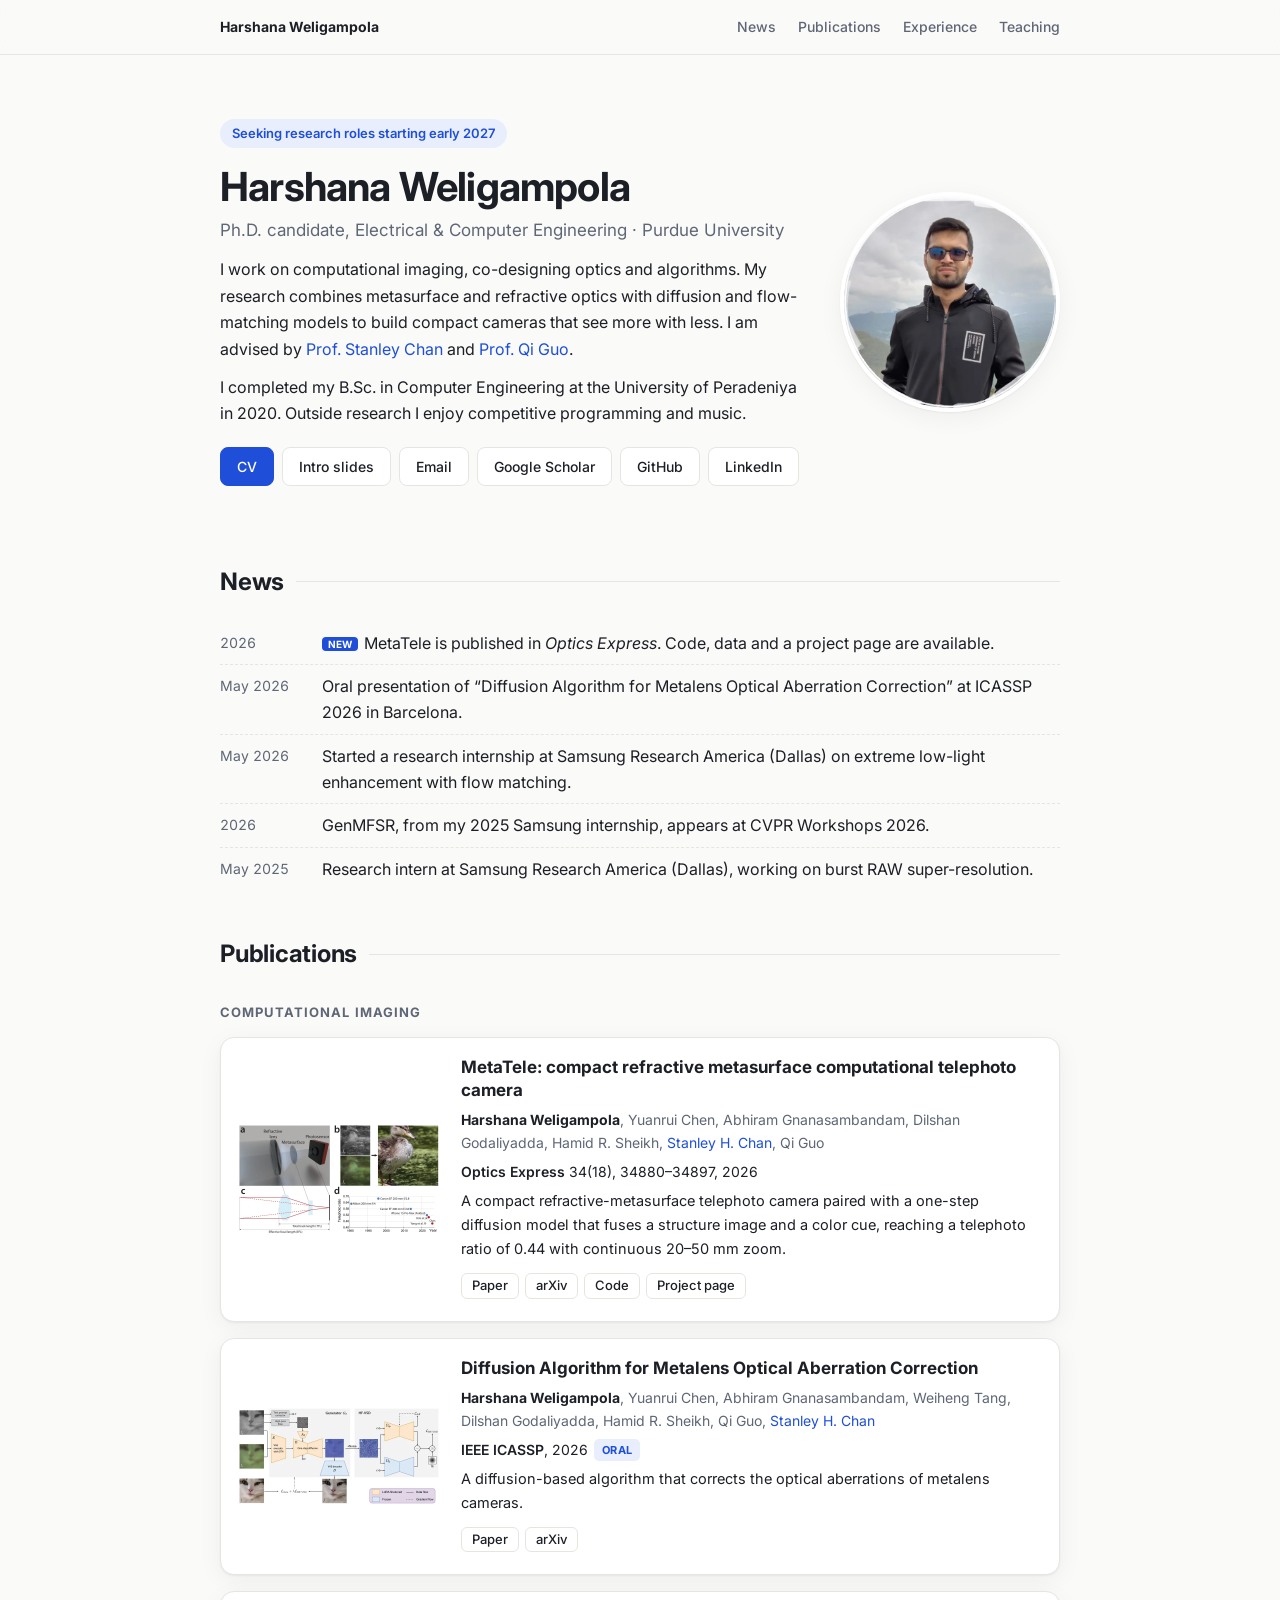
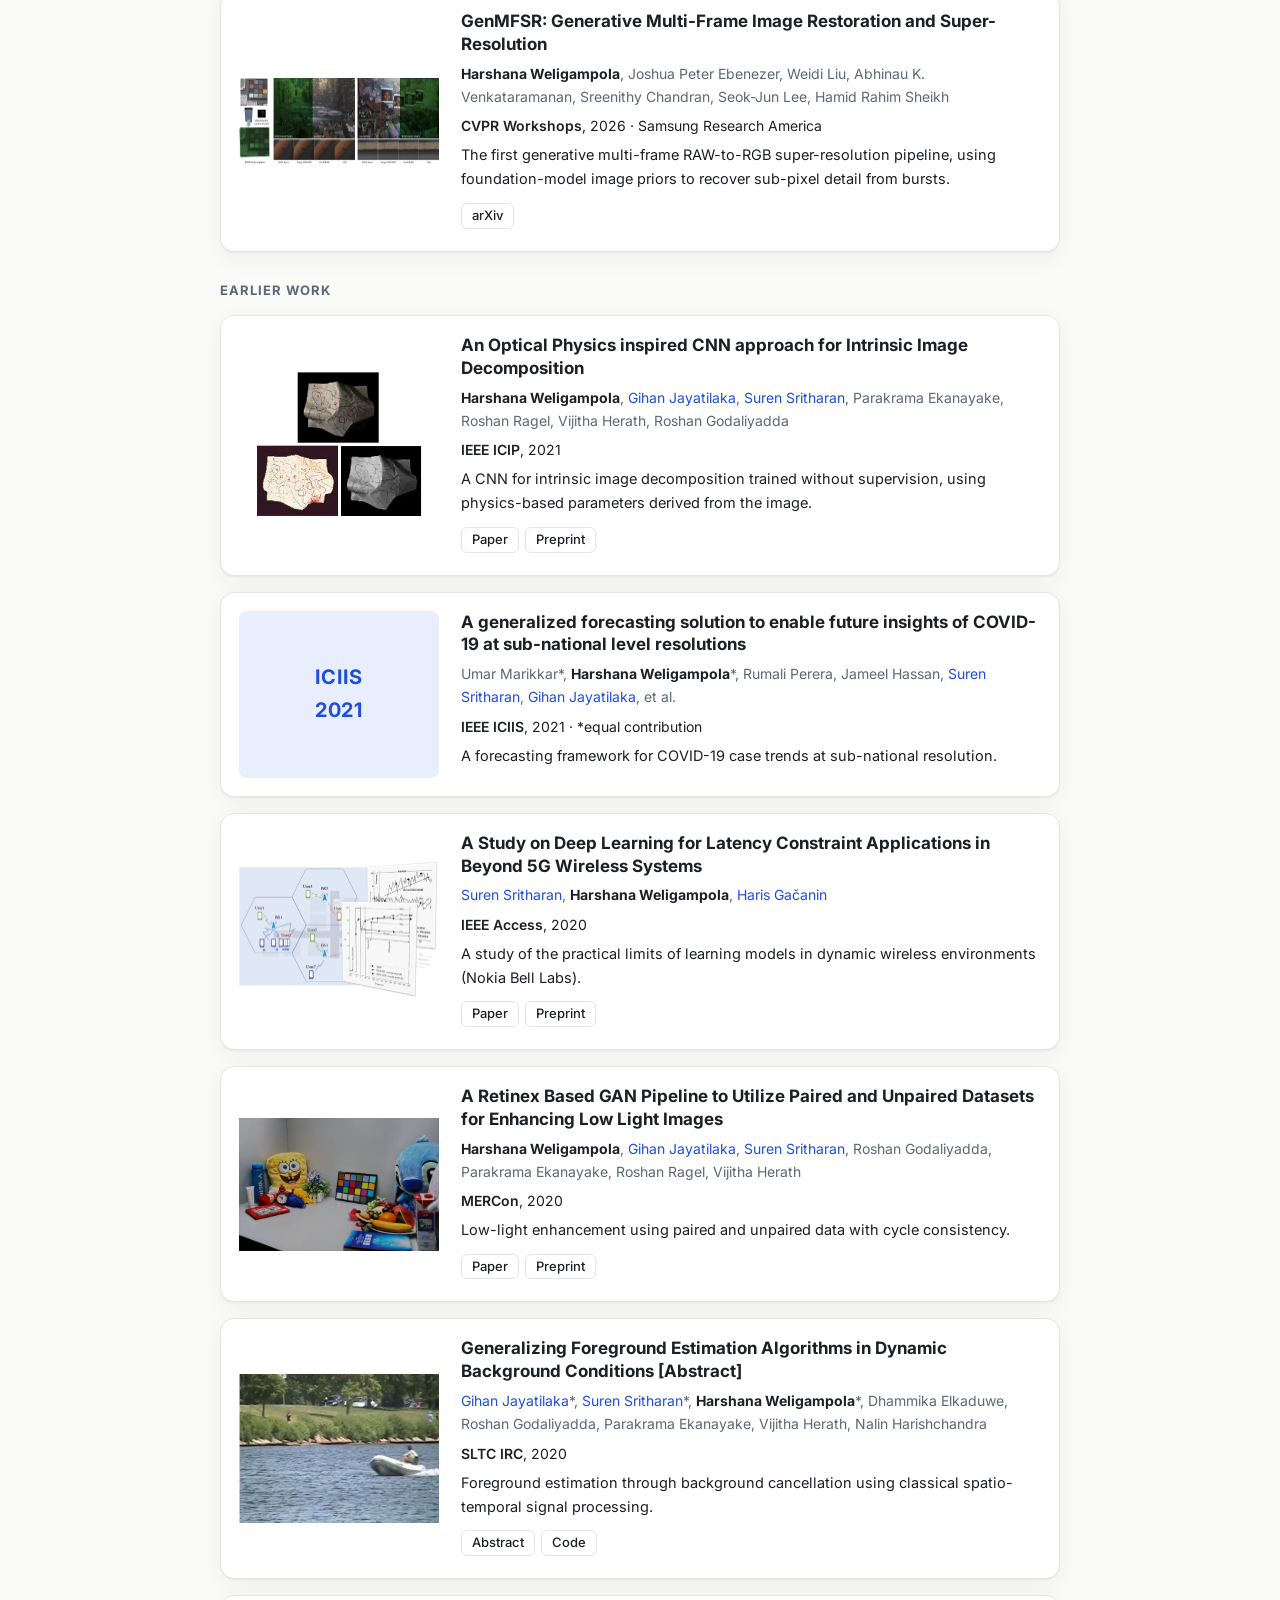
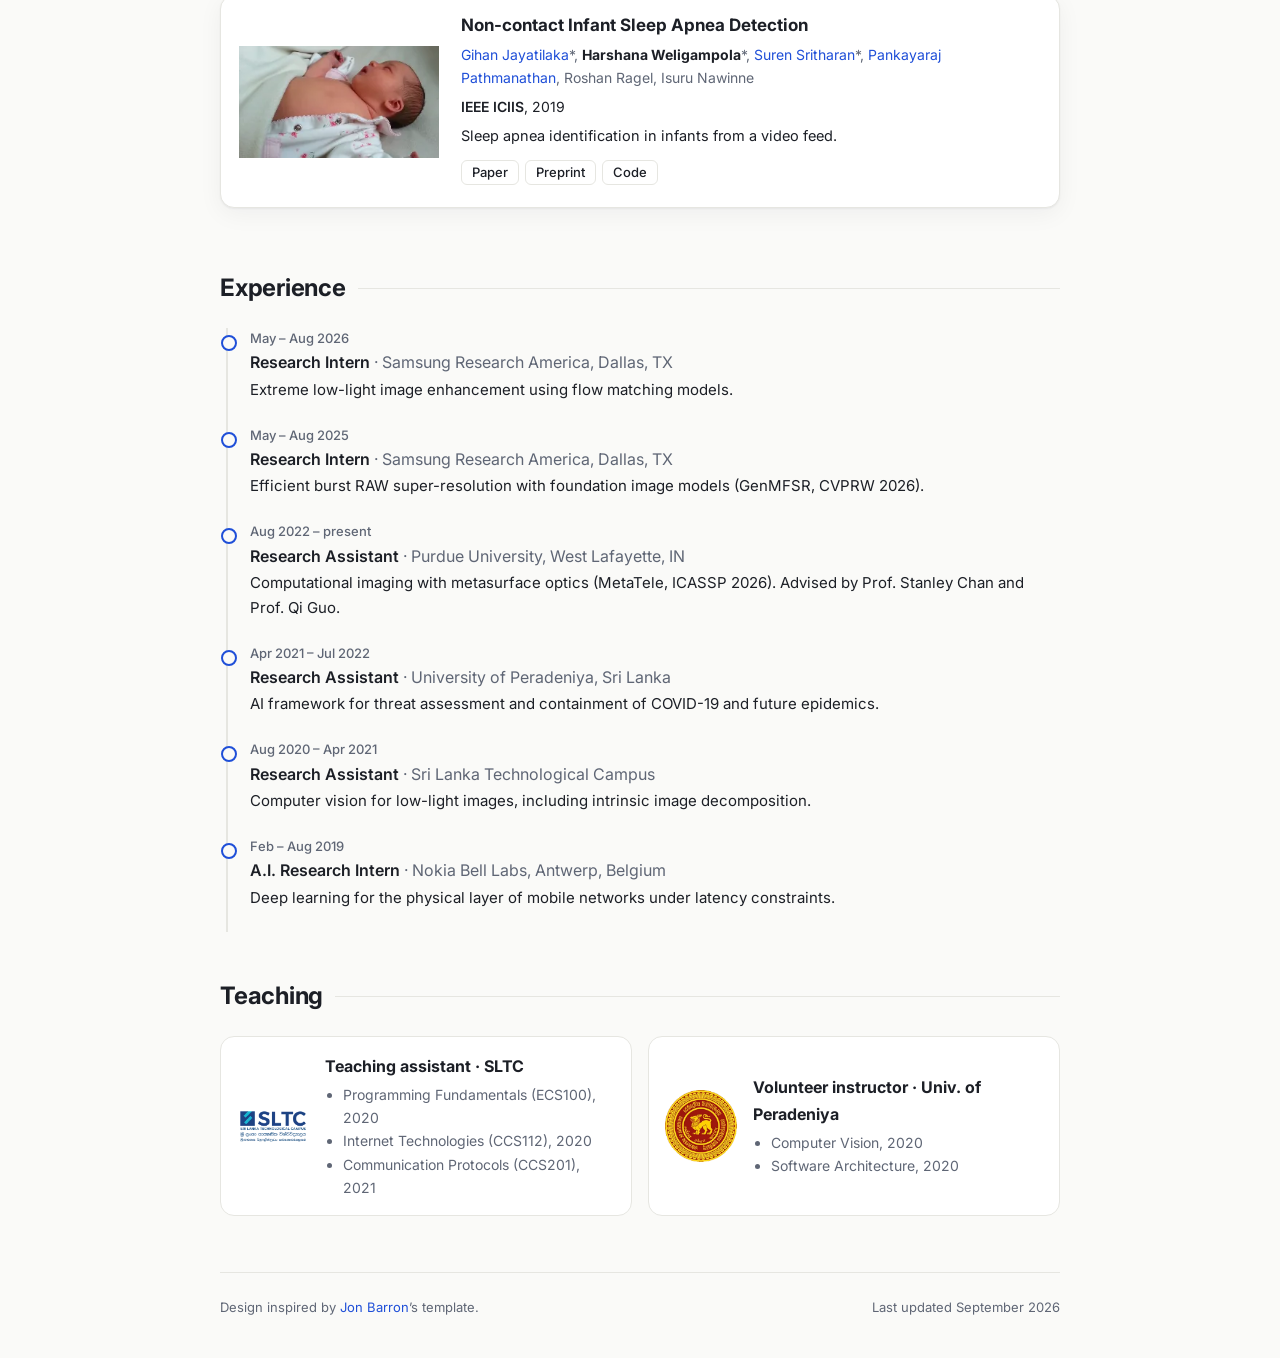
<file: index.html>
<!DOCTYPE html>
<html lang="en">
<head>
  <meta charset="UTF-8">
  <meta name="viewport" content="width=device-width, initial-scale=1">
  <title>Harshana Weligampola</title>
  <meta name="author" content="Harshana Weligampola">
  <meta name="description" content="Harshana Weligampola, Ph.D. candidate in Electrical and Computer Engineering at Purdue University working on computational imaging, metasurface optics and generative models.">
  <link rel="canonical" href="https://harshana95.github.io/">
  <link rel="icon" type="image/png" href="images/favicon.png">
  <link rel="apple-touch-icon" href="images/apple-touch-icon.png">
  <meta property="og:type" content="profile">
  <meta property="og:url" content="https://harshana95.github.io/">
  <meta property="og:title" content="Harshana Weligampola">
  <meta property="og:description" content="Ph.D. candidate at Purdue University working on computational imaging, metasurface optics and generative models.">
  <meta property="og:image" content="https://harshana95.github.io/images/harshana.jpg">
  <meta name="twitter:card" content="summary">
  <script type="application/ld+json">
  {
    "@context": "https://schema.org",
    "@type": "Person",
    "name": "Harshana Weligampola",
    "url": "https://harshana95.github.io/",
    "image": "https://harshana95.github.io/images/harshana.jpg",
    "jobTitle": "Ph.D. candidate",
    "affiliation": {"@type": "CollegeOrUniversity", "name": "Purdue University"},
    "alumniOf": {"@type": "CollegeOrUniversity", "name": "University of Peradeniya"},
    "knowsAbout": ["Computational imaging", "Metasurface optics", "Diffusion models", "Flow matching"],
    "sameAs": [
      "https://scholar.google.com/citations?user=iDfndVYAAAAJ",
      "https://github.com/harshana95",
      "https://www.linkedin.com/in/harshanasumedha/"
    ]
  }
  </script>
  <link rel="preconnect" href="https://fonts.googleapis.com">
  <link rel="preconnect" href="https://fonts.gstatic.com" crossorigin>
  <link href="https://fonts.googleapis.com/css2?family=Inter:wght@400;500;600;700&amp;display=swap" rel="stylesheet">
  <link rel="stylesheet" href="site.css">
</head>
<body>
<nav><div class="wrap">
  <a class="brand" href="#top">Harshana Weligampola</a>
  <a href="#news">News</a><a href="#publications">Publications</a><a href="#experience">Experience</a><a href="#teaching">Teaching</a>
</div></nav>

<main class="wrap" id="top">
  <header class="hero">
    <div>
      <a class="badge" href="mailto:wweligam@purdue.edu">Seeking research roles starting early 2027</a>
      <h1>Harshana Weligampola</h1>
      <p class="role">Ph.D. candidate, Electrical &amp; Computer Engineering · Purdue University</p>
      <p>I work on computational imaging, co-designing optics and algorithms. My research combines metasurface and refractive optics with diffusion and flow-matching models to build compact cameras that see more with less. I am advised by <a href="https://engineering.purdue.edu/ChanGroup/stanleychan.html">Prof. Stanley Chan</a> and <a href="https://www.qiguo.org/">Prof. Qi Guo</a>.</p>
      <p>I completed my B.Sc. in Computer Engineering at the University of Peradeniya in 2020. Outside research I enjoy competitive programming and music.</p>
      <div class="links">
        <a class="btn primary" href="data/CV.pdf">CV</a>
        <a class="btn" href="pitch.html">Intro slides</a>
        <a class="btn" href="mailto:wweligam@purdue.edu">Email</a>
        <a class="btn" href="https://scholar.google.com/citations?user=iDfndVYAAAAJ&amp;hl=en">Google Scholar</a>
        <a class="btn" href="https://github.com/harshana95/">GitHub</a>
        <a class="btn" href="https://www.linkedin.com/in/harshanasumedha/">LinkedIn</a>
      </div>
    </div>
    <img src="images/harshana_circle.webp" alt="Harshana Weligampola">
  </header>

  <section id="news">
    <h2>News</h2>
    <ul class="news">
      <li><span class="d">2026</span><span><span class="new">NEW</span>MetaTele is published in <em>Optics Express</em>. Code, data and a project page are available.</span></li>
      <li><span class="d">May 2026</span><span>Oral presentation of “Diffusion Algorithm for Metalens Optical Aberration Correction” at ICASSP 2026 in Barcelona.</span></li>
      <li><span class="d">May 2026</span><span>Started a research internship at Samsung Research America (Dallas) on extreme low-light enhancement with flow matching.</span></li>
      <li><span class="d">2026</span><span>GenMFSR, from my 2025 Samsung internship, appears at CVPR Workshops 2026.</span></li>
      <li><span class="d">May 2025</span><span>Research intern at Samsung Research America (Dallas), working on burst RAW super-resolution.</span></li>
    </ul>
  </section>

  <section id="publications">
    <h2>Publications</h2>
    <h3 class="sub">Computational imaging</h3>
      <article class="paper">
        <div class="thumb"><img src="images/metatele_teaser.webp" alt="" loading="lazy"></div>
        <div>
          <h4><a href="https://metatele.qiguo.org/">MetaTele: compact refractive metasurface computational telephoto camera</a></h4>
          <div class="authors"><b>Harshana Weligampola</b>, Yuanrui Chen, Abhiram Gnanasambandam, Dilshan Godaliyadda, Hamid R. Sheikh, <a href="https://engineering.purdue.edu/ChanGroup/stanleychan.html">Stanley H. Chan</a>, Qi Guo</div>
          <div class="venue"><em>Optics Express</em> 34(18), 34880–34897, 2026</div>
          <p class="desc">A compact refractive-metasurface telephoto camera paired with a one-step diffusion model that fuses a structure image and a color cue, reaching a telephoto ratio of 0.44 with continuous 20–50 mm zoom.</p>
          <div class="pl"><a href="https://opg.optica.org/oe/abstract.cfm?uri=oe-34-18-34880">Paper</a><a href="https://arxiv.org/abs/2604.07614">arXiv</a><a href="https://github.com/harshana95/MetaTele-code">Code</a><a href="https://metatele.qiguo.org/">Project page</a></div>
        </div>
      </article>
      <article class="paper">
        <div class="thumb"><img src="images/icassp_fig.webp" alt="" loading="lazy"></div>
        <div>
          <h4><a href="https://ieeexplore.ieee.org/document/11460962">Diffusion Algorithm for Metalens Optical Aberration Correction</a></h4>
          <div class="authors"><b>Harshana Weligampola</b>, Yuanrui Chen, Abhiram Gnanasambandam, Weiheng Tang, Dilshan Godaliyadda, Hamid R. Sheikh, Qi Guo, <a href="https://engineering.purdue.edu/ChanGroup/stanleychan.html">Stanley H. Chan</a></div>
          <div class="venue"><em>IEEE ICASSP</em>, 2026<span class="tag">Oral</span></div>
          <p class="desc">A diffusion-based algorithm that corrects the optical aberrations of metalens cameras.</p>
          <div class="pl"><a href="https://ieeexplore.ieee.org/document/11460962">Paper</a><a href="https://arxiv.org/abs/2511.12689">arXiv</a></div>
        </div>
      </article>
      <article class="paper">
        <div class="thumb"><img src="images/genmfsr_teaser.webp" alt="" loading="lazy"></div>
        <div>
          <h4><a href="https://arxiv.org/abs/2603.19187">GenMFSR: Generative Multi-Frame Image Restoration and Super-Resolution</a></h4>
          <div class="authors"><b>Harshana Weligampola</b>, Joshua Peter Ebenezer, Weidi Liu, Abhinau K. Venkataramanan, Sreenithy Chandran, Seok-Jun Lee, Hamid Rahim Sheikh</div>
          <div class="venue"><em>CVPR Workshops</em>, 2026 · Samsung Research America</div>
          <p class="desc">The first generative multi-frame RAW-to-RGB super-resolution pipeline, using foundation-model image priors to recover sub-pixel detail from bursts.</p>
          <div class="pl"><a href="https://arxiv.org/abs/2603.19187">arXiv</a></div>
        </div>
      </article>
    <h3 class="sub">Earlier work</h3>
      <article class="paper">
        <div class="thumb"><img src="images/iid_img.webp" alt="" loading="lazy"></div>
        <div>
          <h4><a href="https://ieeexplore.ieee.org/document/9506375">An Optical Physics inspired CNN approach for Intrinsic Image Decomposition</a></h4>
          <div class="authors"><b>Harshana Weligampola</b>, <a href="https://gihan.me/">Gihan Jayatilaka</a>, <a href="https://suren3141.github.io/">Suren Sritharan</a>, Parakrama Ekanayake, Roshan Ragel, Vijitha Herath, Roshan Godaliyadda</div>
          <div class="venue"><em>IEEE ICIP</em>, 2021</div>
          <p class="desc">A CNN for intrinsic image decomposition trained without supervision, using physics-based parameters derived from the image.</p>
          <div class="pl"><a href="https://ieeexplore.ieee.org/document/9506375">Paper</a><a href="https://arxiv.org/pdf/2105.10076">Preprint</a></div>
        </div>
      </article>
      <article class="paper">
        <div class="thumb empty">ICIIS<br>2021</div>
        <div>
          <h4>A generalized forecasting solution to enable future insights of COVID-19 at sub-national level resolutions</h4>
          <div class="authors">Umar Marikkar*, <b>Harshana Weligampola</b>*, Rumali Perera, Jameel Hassan, <a href="https://suren3141.github.io/">Suren Sritharan</a>, <a href="https://gihan.me/">Gihan Jayatilaka</a>, et al.</div>
          <div class="venue"><em>IEEE ICIIS</em>, 2021 · *equal contribution</div>
          <p class="desc">A forecasting framework for COVID-19 case trends at sub-national resolution.</p>
          <div class="pl"></div>
        </div>
      </article>
      <article class="paper">
        <div class="thumb"><img src="images/ga_b5g.webp" alt="" loading="lazy"></div>
        <div>
          <h4><a href="https://ieeexplore.ieee.org/document/9268052">A Study on Deep Learning for Latency Constraint Applications in Beyond 5G Wireless Systems</a></h4>
          <div class="authors"><a href="https://suren3141.github.io/">Suren Sritharan</a>, <b>Harshana Weligampola</b>, <a href="https://scholar.google.com/citations?user=Ck2A6lEAAAAJ&amp;hl=en">Haris Gačanin</a></div>
          <div class="venue"><em>IEEE Access</em>, 2020</div>
          <p class="desc">A study of the practical limits of learning models in dynamic wireless environments (Nokia Bell Labs).</p>
          <div class="pl"><a href="https://ieeexplore.ieee.org/document/9268052">Paper</a><a href="https://arxiv.org/abs/2005.02501">Preprint</a></div>
        </div>
      </article>
      <article class="paper">
        <div class="thumb"><img src="images/rgan_high.webp" alt="" loading="lazy"></div>
        <div>
          <h4><a href="https://ieeexplore.ieee.org/document/9185373">A Retinex Based GAN Pipeline to Utilize Paired and Unpaired Datasets for Enhancing Low Light Images</a></h4>
          <div class="authors"><b>Harshana Weligampola</b>, <a href="https://gihan.me/">Gihan Jayatilaka</a>, <a href="https://suren3141.github.io/">Suren Sritharan</a>, Roshan Godaliyadda, Parakrama Ekanayake, Roshan Ragel, Vijitha Herath</div>
          <div class="venue"><em>MERCon</em>, 2020</div>
          <p class="desc">Low-light enhancement using paired and unpaired data with cycle consistency.</p>
          <div class="pl"><a href="https://ieeexplore.ieee.org/document/9185373">Paper</a><a href="https://arxiv.org/abs/2006.15304">Preprint</a></div>
        </div>
      </article>
      <article class="paper">
        <div class="thumb"><img src="images/boat1.webp" alt="" loading="lazy"></div>
        <div>
          <h4><a href="data/2020-sltc-irc-abstract.pdf">Generalizing Foreground Estimation Algorithms in Dynamic Background Conditions [Abstract]</a></h4>
          <div class="authors"><a href="https://gihan.me/">Gihan Jayatilaka</a>*, <a href="https://suren3141.github.io/">Suren Sritharan</a>*, <b>Harshana Weligampola</b>*, Dhammika Elkaduwe, Roshan Godaliyadda, Parakrama Ekanayake, Vijitha Herath, Nalin Harishchandra</div>
          <div class="venue"><em>SLTC IRC</em>, 2020</div>
          <p class="desc">Foreground estimation through background cancellation using classical spatio-temporal signal processing.</p>
          <div class="pl"><a href="data/2020-sltc-irc-abstract.pdf">Abstract</a><a href="https://github.com/suren3141/CO227_DynamicBackgroundCancellation">Code</a></div>
        </div>
      </article>
      <article class="paper">
        <div class="thumb"><img src="images/baby1.webp" alt="" loading="lazy"></div>
        <div>
          <h4><a href="https://ieeexplore.ieee.org/document/9063269">Non-contact Infant Sleep Apnea Detection</a></h4>
          <div class="authors"><a href="https://gihan.me/">Gihan Jayatilaka</a>*, <b>Harshana Weligampola</b>*, <a href="https://suren3141.github.io/">Suren Sritharan</a>*, <a href="https://scholar.google.com/citations?user=G_gAOpwAAAAJ&amp;hl=en">Pankayaraj Pathmanathan</a>, Roshan Ragel, Isuru Nawinne</div>
          <div class="venue"><em>IEEE ICIIS</em>, 2019</div>
          <p class="desc">Sleep apnea identification in infants from a video feed.</p>
          <div class="pl"><a href="https://ieeexplore.ieee.org/document/9063269">Paper</a><a href="https://arxiv.org/abs/1910.04725">Preprint</a><a href="https://github.com/suren3141/Sleep_Apnea_Detection">Code</a></div>
        </div>
      </article>
  </section>

  <section id="experience">
    <h2>Experience</h2>
    <div class="tl">
      <div class="item"><div class="when">May – Aug 2026</div><div class="what">Research Intern <span class="where">· Samsung Research America, Dallas, TX</span></div><p>Extreme low-light image enhancement using flow matching models.</p></div>
      <div class="item"><div class="when">May – Aug 2025</div><div class="what">Research Intern <span class="where">· Samsung Research America, Dallas, TX</span></div><p>Efficient burst RAW super-resolution with foundation image models (GenMFSR, CVPRW 2026).</p></div>
      <div class="item"><div class="when">Aug 2022 – present</div><div class="what">Research Assistant <span class="where">· Purdue University, West Lafayette, IN</span></div><p>Computational imaging with metasurface optics (MetaTele, ICASSP 2026). Advised by Prof. Stanley Chan and Prof. Qi Guo.</p></div>
      <div class="item"><div class="when">Apr 2021 – Jul 2022</div><div class="what">Research Assistant <span class="where">· University of Peradeniya, Sri Lanka</span></div><p>AI framework for threat assessment and containment of COVID-19 and future epidemics.</p></div>
      <div class="item"><div class="when">Aug 2020 – Apr 2021</div><div class="what">Research Assistant <span class="where">· Sri Lanka Technological Campus</span></div><p>Computer vision for low-light images, including intrinsic image decomposition.</p></div>
      <div class="item"><div class="when">Feb – Aug 2019</div><div class="what">A.I. Research Intern <span class="where">· Nokia Bell Labs, Antwerp, Belgium</span></div><p>Deep learning for the physical layer of mobile networks under latency constraints.</p></div>
    </div>
  </section>

  <section id="teaching">
    <h2>Teaching</h2>
    <div class="teach">
      <div><img src="images/SLTC.webp" alt="SLTC"><div><b>Teaching assistant · SLTC</b><ul><li>Programming Fundamentals (ECS100), 2020</li><li>Internet Technologies (CCS112), 2020</li><li>Communication Protocols (CCS201), 2021</li></ul></div></div>
      <div><img src="images/UOP_logo.webp" alt="University of Peradeniya"><div><b>Volunteer instructor · Univ. of Peradeniya</b><ul><li>Computer Vision, 2020</li><li>Software Architecture, 2020</li></ul></div></div>
    </div>
  </section>

  <footer><span>Design inspired by <a href="https://jonbarron.info">Jon Barron</a>’s template.</span><span>Last updated September 2026</span></footer>
</main>
</body>
</html>
</file>
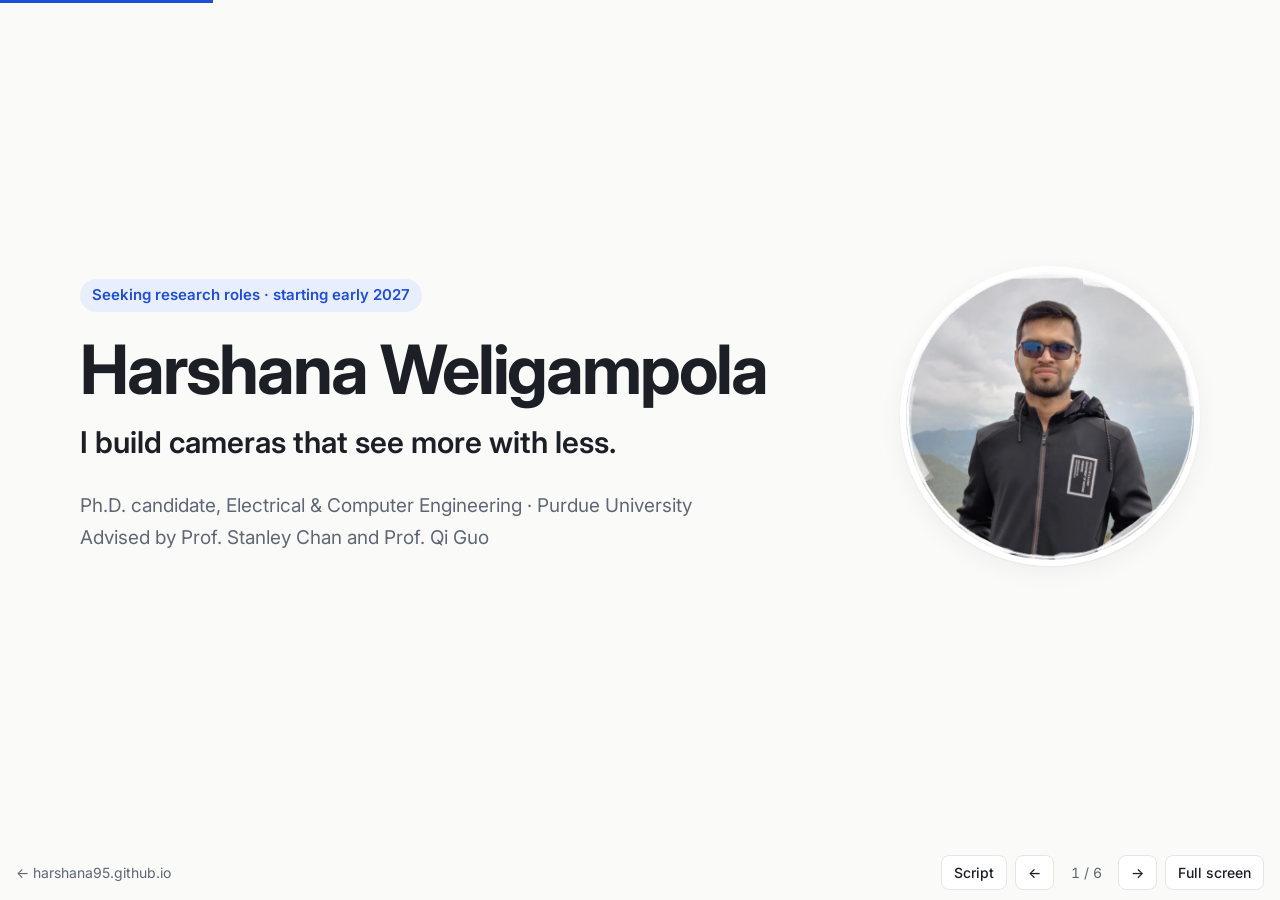
<file: pitch.html>
<!DOCTYPE html>
<html lang="en">
<head>
  <meta charset="UTF-8">
  <meta name="viewport" content="width=device-width, initial-scale=1">
  <title>Harshana Weligampola · Introduction</title>
  <meta name="author" content="Harshana Weligampola">
  <meta name="description" content="A short introduction to Harshana Weligampola: computational imaging, metasurface optics and generative models.">
  <link rel="canonical" href="https://harshana95.github.io/pitch.html">
  <link rel="icon" type="image/png" href="images/favicon.png">
  <meta property="og:type" content="website">
  <meta property="og:url" content="https://harshana95.github.io/pitch.html">
  <meta property="og:title" content="Harshana Weligampola · Introduction">
  <meta property="og:description" content="I build cameras that see more with less: metasurface optics co-designed with generative models.">
  <meta property="og:image" content="https://harshana95.github.io/images/harshana.jpg">
  <link rel="preconnect" href="https://fonts.googleapis.com">
  <link rel="preconnect" href="https://fonts.gstatic.com" crossorigin>
  <link href="https://fonts.googleapis.com/css2?family=Inter:wght@400;500;600;700;800&amp;display=swap" rel="stylesheet">
  <link rel="stylesheet" href="site.css">
  <style>
    html,body{height:100%}
    body{overflow:hidden}
    .stage{position:absolute;left:0;top:0;width:1280px;height:720px;transform-origin:0 0}
    .slide{position:absolute;inset:0;padding:64px 80px 84px;display:flex;flex-direction:column;justify-content:center;opacity:0;visibility:hidden;transform:translateY(12px);transition:opacity .35s,transform .35s,visibility 0s .35s}
    .slide.active{opacity:1;visibility:visible;transform:none;transition:opacity .35s,transform .35s}
    .slide aside{display:none}

    .kicker{font-size:15px;font-weight:600;letter-spacing:.1em;text-transform:uppercase;color:var(--accent);margin:0 0 14px}
    .slide h1{font-size:68px;line-height:1.05;letter-spacing:-.03em;margin:0 0 18px}
    .slide h2{font-size:44px;line-height:1.15;letter-spacing:-.02em;margin:0 0 36px;display:block}
    .slide h2::after{display:none}
    .lead{font-size:30px;line-height:1.3;font-weight:600;margin:0 0 28px}
    .meta{font-size:19px;color:var(--muted);margin:0}
    .slide .badge{font-size:15px;margin-bottom:22px}

    .title{display:grid;grid-template-columns:1fr 300px;gap:64px;align-items:center}
    .title img{width:300px;height:300px;border-radius:50%;object-fit:cover;border:6px solid var(--card);box-shadow:var(--shadow)}

    .cards{display:grid;grid-template-columns:repeat(3,1fr);gap:22px}
    .card{background:var(--card);border:1px solid var(--line);border-radius:16px;padding:26px;box-shadow:var(--shadow)}
    .card h3{font-size:22px;margin:0 0 10px}
    .card p{font-size:17px;line-height:1.5;margin:0;color:var(--muted)}
    .card ul{margin:0;padding-left:20px;font-size:17px;line-height:1.55;color:var(--muted)}
    .card .n{display:inline-flex;align-items:center;justify-content:center;width:34px;height:34px;border-radius:50%;background:var(--accent-soft);color:var(--accent);font-weight:700;margin-bottom:14px}
    .card.hl{border-color:var(--accent);background:var(--accent-soft)}
    .card.hl p{color:var(--text)}

    .feature{display:grid;grid-template-columns:1.15fr 1fr;gap:22px}
    .feature .card{padding:22px}
    .fig{background:#fff;border-radius:10px;overflow:hidden;margin-bottom:14px;display:flex;align-items:center;justify-content:center}
    .fig img{width:100%;display:block;object-fit:contain}
    .big .fig img{height:230px}
    .side{display:grid;gap:22px}
    .side .card{display:grid;grid-template-columns:170px 1fr;gap:16px;align-items:center}
    .side .fig{margin:0}
    .side .fig img{height:100px}
    .card .venue{font-size:14px;font-weight:600;color:var(--accent);margin:0 0 4px}
    .card h4{font-size:18px;line-height:1.3;margin:0 0 6px}
    .stats{display:flex;gap:28px;margin-top:12px}
    .stats b{display:block;font-size:30px;letter-spacing:-.02em;color:var(--accent)}
    .stats span{font-size:14px;color:var(--muted)}

    .tline{display:grid;grid-template-columns:repeat(3,1fr);gap:22px;position:relative}
    .tline .when{font-size:15px;font-weight:600;color:var(--muted);margin-bottom:6px}
    .tline .card h3{margin-bottom:4px}
    .tline .card .org{font-size:16px;color:var(--accent);font-weight:600;margin:0 0 12px}

    .chips{display:flex;flex-wrap:wrap;gap:12px;margin:0 0 40px}
    .chips span{font-size:19px;font-weight:500;padding:10px 20px;border-radius:99px;border:1px solid var(--line);background:var(--card)}
    .contact{display:flex;flex-wrap:wrap;gap:12px}
    .contact .btn{font-size:18px;padding:11px 22px;border-radius:10px}

    .bar{position:fixed;left:0;right:0;bottom:0;display:flex;align-items:center;gap:8px;padding:10px 16px;font-size:14px;color:var(--muted);z-index:5}
    .bar .home{margin-right:auto;color:var(--muted)}
    .bar button{font:inherit;font-weight:500;color:var(--text);background:var(--card);border:1px solid var(--line);border-radius:8px;padding:5px 12px;cursor:pointer}
    .bar button:hover{border-color:var(--accent);color:var(--accent)}
    .bar button[aria-pressed="true"]{background:var(--accent-soft);border-color:var(--accent);color:var(--accent)}
    .count{font-variant-numeric:tabular-nums;min-width:48px;text-align:center}
    .progress{position:fixed;left:0;top:0;height:3px;background:var(--accent);transition:width .35s;z-index:5}
    .notes{position:fixed;left:16px;right:16px;bottom:58px;max-width:900px;margin:0 auto;background:var(--card);border:1px solid var(--line);border-radius:12px;box-shadow:var(--shadow);padding:14px 18px;font-size:16px;line-height:1.55;z-index:5}
    .notes b{display:block;font-size:12px;letter-spacing:.08em;text-transform:uppercase;color:var(--accent);margin-bottom:4px}
    .notes[hidden]{display:none}

    @media (prefers-color-scheme:dark){.fig img{filter:brightness(.9)}}
    @media (prefers-reduced-motion:reduce){.slide,.slide.active,.progress{transition:none;transform:none}}

    /* Phones: show every slide as a stacked card instead of a scaled deck */
    @media (max-width:760px){
      body{overflow:auto}
      .stage{position:static;width:auto;height:auto;transform:none!important;padding:16px 16px 8px}
      .slide{position:relative;inset:auto;opacity:1;visibility:visible;transform:none;padding:28px 0;border-bottom:1px solid var(--line)}
      .slide aside{display:block;margin-top:18px;font-size:15px;line-height:1.55;color:var(--muted);border-left:3px solid var(--accent-soft);padding-left:12px}
      .slide aside::before{content:"Script";display:block;font-size:11px;font-weight:700;letter-spacing:.08em;text-transform:uppercase;color:var(--accent)}
      .slide h1{font-size:40px}
      .slide h2{font-size:28px;margin-bottom:20px}
      .lead{font-size:22px}
      .meta{font-size:16px}
      .title{grid-template-columns:1fr;gap:20px}
      .title img{order:-1;width:140px;height:140px}
      .cards,.feature,.tline{grid-template-columns:1fr;gap:14px}
      .side .card{grid-template-columns:1fr}
      .big .fig img,.side .fig img{height:auto}
      .stats{gap:18px}
      .stats b{font-size:22px}
      .chips span{font-size:15px}
      .contact .btn{font-size:15px}
      .bar{position:static;justify-content:center;padding:16px}
      .bar button,.bar .count,.progress,.notes{display:none}
      .bar .home{margin:0}
    }

    @media print{
      @page{size:1280px 720px;margin:0}
      body{overflow:visible}
      .stage{position:static;transform:none!important}
      .slide{position:relative;height:720px;opacity:1;visibility:visible;transform:none;break-after:page}
      .bar,.progress,.notes{display:none!important}
    }
  </style>
</head>
<body>
<div class="progress" aria-hidden="true"></div>

<main class="stage" aria-live="polite">

  <section class="slide">
    <div class="title">
      <div>
        <span class="badge">Seeking research roles · starting early 2027</span>
        <h1>Harshana Weligampola</h1>
        <p class="lead">I build cameras that see more with less.</p>
        <p class="meta">Ph.D. candidate, Electrical &amp; Computer Engineering · Purdue University<br>Advised by Prof. Stanley Chan and Prof. Qi Guo</p>
      </div>
      <img src="images/harshana_circle.webp" alt="Harshana Weligampola">
    </div>
    <aside>Hi, I'm Harshana Weligampola, a Ph.D. candidate in Electrical and Computer Engineering at Purdue, advised by Stanley Chan and Qi Guo. In one line: I build cameras that see more with less.</aside>
  </section>

  <section class="slide">
    <p class="kicker">The problem</p>
    <h2>Sharp images need big lenses.<br>I make thin optics that still deliver.</h2>
    <div class="cards">
      <div class="card"><span class="n">1</span><h3>Lenses are bulky</h3><p>High-quality zoom and telephoto imaging relies on long, heavy stacks of glass, which do not fit in thin devices.</p></div>
      <div class="card"><span class="n">2</span><h3>Flat optics are imperfect</h3><p>Metasurfaces shrink a lens to a thin nanostructured layer, but the images they form are blurry and color-distorted.</p></div>
      <div class="card hl"><span class="n">3</span><h3>Co-design closes the gap</h3><p>I design the optics together with a generative model that knows what real images look like, so software recovers what the hardware gives up.</p></div>
    </div>
    <aside>Sharp zoom photos today need long, heavy lenses. Metasurfaces, flat nanostructured optics, can shrink a lens to a thin layer, but the raw images are blurry and color-shifted. My work closes that gap by designing the optics and the reconstruction algorithm together.</aside>
  </section>

  <section class="slide">
    <p class="kicker">What I work across</p>
    <h2>From photons to pixels, end to end</h2>
    <div class="cards">
      <div class="card"><h3>Optics</h3><ul><li>Metasurface and refractive lens systems</li><li>Physics-based image formation</li><li>Optical aberration correction</li></ul></div>
      <div class="card"><h3>Generative models</h3><ul><li>Diffusion and flow matching</li><li>One-step and dual-branch diffusion</li><li>Foundation-model image priors</li></ul></div>
      <div class="card"><h3>Camera pipelines</h3><ul><li>RAW and burst processing</li><li>Multi-frame super-resolution</li><li>Extreme low-light enhancement</li></ul></div>
    </div>
    <aside>I work across the whole stack: the optics, the generative models, and the camera pipeline that connects them, from RAW bursts to the final image.</aside>
  </section>

  <section class="slide">
    <p class="kicker">Selected results</p>
    <h2>Recent work</h2>
    <div class="feature">
      <div class="card big">
        <div class="fig"><img src="images/metatele_teaser.webp" alt="MetaTele camera and reconstructions"></div>
        <p class="venue">Optics Express 2026</p>
        <h4>MetaTele: a compact metasurface telephoto camera</h4>
        <div class="stats">
          <div><b>0.44</b><span>telephoto ratio</span></div>
          <div><b>20–50 mm</b><span>continuous zoom</span></div>
          <div><b>1-step</b><span>diffusion reconstruction</span></div>
        </div>
      </div>
      <div class="side">
        <div class="card"><div class="fig"><img src="images/icassp_fig.webp" alt="Diffusion for metalens aberration correction"></div><div><p class="venue">ICASSP 2026 · Oral</p><h4>Diffusion algorithm for metalens aberration correction</h4></div></div>
        <div class="card"><div class="fig"><img src="images/genmfsr_teaser.webp" alt="GenMFSR results"></div><div><p class="venue">CVPR Workshops 2026</p><h4>GenMFSR: generative multi-frame RAW super-resolution</h4></div></div>
      </div>
    </div>
    <aside>Recent results: MetaTele, in Optics Express, is a telephoto camera less than half as long as its focal length, with continuous 20 to 50 millimeter zoom, reconstructed by a one-step diffusion model. I presented a diffusion method for metalens aberration correction as an oral at ICASSP 2026. And GenMFSR, at CVPR Workshops, brings generative priors to multi-frame RAW super-resolution.</aside>
  </section>

  <section class="slide">
    <p class="kicker">Industry experience</p>
    <h2>Research in industry labs</h2>
    <div class="tline">
      <div class="card"><div class="when">2019</div><h3>A.I. Research Intern</h3><p class="org">Nokia Bell Labs · Antwerp</p><p>Deep learning for the physical layer of mobile networks under latency constraints. Published in IEEE Access.</p></div>
      <div class="card"><div class="when">2025</div><h3>Research Intern</h3><p class="org">Samsung Research America · Dallas</p><p>Efficient burst RAW super-resolution with foundation image models. Became GenMFSR, CVPRW 2026.</p></div>
      <div class="card hl"><div class="when">2026</div><h3>Research Intern</h3><p class="org">Samsung Research America · Dallas</p><p>Extreme low-light image enhancement using flow matching models.</p></div>
    </div>
    <aside>I've also done research in industry: two internships at Samsung Research America, on generative burst super-resolution in 2025, which became a CVPR workshop paper, and on extreme low-light enhancement with flow matching in 2026. Before my Ph.D. I interned at Nokia Bell Labs on deep learning for mobile networks.</aside>
  </section>

  <section class="slide">
    <p class="kicker">What I'm looking for</p>
    <h2>Research roles starting early 2027</h2>
    <div class="chips"><span>Computational photography</span><span>Optics–algorithm co-design</span><span>Generative image restoration</span><span>Camera and imaging pipelines</span></div>
    <div class="contact">
      <a class="btn primary" href="mailto:wweligam@purdue.edu">wweligam@purdue.edu</a>
      <a class="btn" href="./">Website</a>
      <a class="btn" href="data/CV.pdf">CV</a>
      <a class="btn" href="https://scholar.google.com/citations?user=iDfndVYAAAAJ&amp;hl=en">Google Scholar</a>
      <a class="btn" href="https://github.com/harshana95/">GitHub</a>
      <a class="btn" href="https://www.linkedin.com/in/harshanasumedha/">LinkedIn</a>
    </div>
    <aside>I'm looking for research roles starting early 2027, where optics, cameras and generative models meet. I'd love to talk about how this could help your team.</aside>
  </section>

</main>

<div class="notes" hidden><b>Script</b><span></span></div>

<div class="bar">
  <a class="home" href="./">← harshana95.github.io</a>
  <button type="button" class="notes-btn" aria-pressed="false" title="Speaker script (N)">Script</button>
  <button type="button" class="prev" aria-label="Previous slide">←</button>
  <span class="count"></span>
  <button type="button" class="next" aria-label="Next slide">→</button>
  <button type="button" class="fs" title="Full screen (F)">Full screen</button>
</div>

<script>
(function(){
  var stage=document.querySelector('.stage'),slides=[].slice.call(document.querySelectorAll('.slide')),
      count=document.querySelector('.count'),progress=document.querySelector('.progress'),
      notes=document.querySelector('.notes'),notesBtn=document.querySelector('.notes-btn'),
      stacked=matchMedia('(max-width:760px)'),i=0;

  function fit(){
    if(stacked.matches){stage.style.transform='';return}
    var h=innerHeight-48-(notes.hidden?0:notes.offsetHeight+10),s=Math.min(innerWidth/1280,h/720);
    stage.style.transform='translate('+(innerWidth-1280*s)/2+'px,'+Math.max(0,(h-720*s)/2)+'px) scale('+s+')';
  }
  function go(n){
    i=Math.max(0,Math.min(slides.length-1,n));
    slides.forEach(function(s,k){s.classList.toggle('active',k===i);s.setAttribute('aria-hidden',k!==i&&!stacked.matches)});
    count.textContent=(i+1)+' / '+slides.length;
    progress.style.width=((i+1)/slides.length*100)+'%';
    notes.querySelector('span').textContent=slides[i].querySelector('aside').textContent;
    history.replaceState(null,'','#'+(i+1));
  }
  function toggleNotes(){notes.hidden=!notes.hidden;notesBtn.setAttribute('aria-pressed',!notes.hidden);fit()}
  function fullscreen(){document.fullscreenElement?document.exitFullscreen():document.documentElement.requestFullscreen&&document.documentElement.requestFullscreen()}

  document.querySelector('.prev').onclick=function(){go(i-1)};
  document.querySelector('.next').onclick=function(){go(i+1)};
  notesBtn.onclick=toggleNotes;
  document.querySelector('.fs').onclick=fullscreen;
  addEventListener('keydown',function(e){
    if(e.metaKey||e.ctrlKey||e.altKey||stacked.matches)return;
    var k=e.key;
    if(k==='ArrowRight'||k==='PageDown'||k===' '){e.preventDefault();go(i+1)}
    else if(k==='ArrowLeft'||k==='PageUp'){e.preventDefault();go(i-1)}
    else if(k==='Home')go(0);
    else if(k==='End')go(slides.length-1);
    else if(k==='n'||k==='N')toggleNotes();
    else if(k==='f'||k==='F')fullscreen();
  });
  var x0=null;
  addEventListener('touchstart',function(e){x0=e.touches[0].clientX},{passive:true});
  addEventListener('touchend',function(e){
    if(x0===null||stacked.matches)return;
    var dx=e.changedTouches[0].clientX-x0;x0=null;
    if(Math.abs(dx)>50)go(i+(dx<0?1:-1));
  });
  addEventListener('resize',fit);
  stacked.addEventListener('change',function(){fit();go(i)});
  fit();
  go((parseInt(location.hash.slice(1),10)||1)-1);
})();
</script>
</body>
</html>
</file>
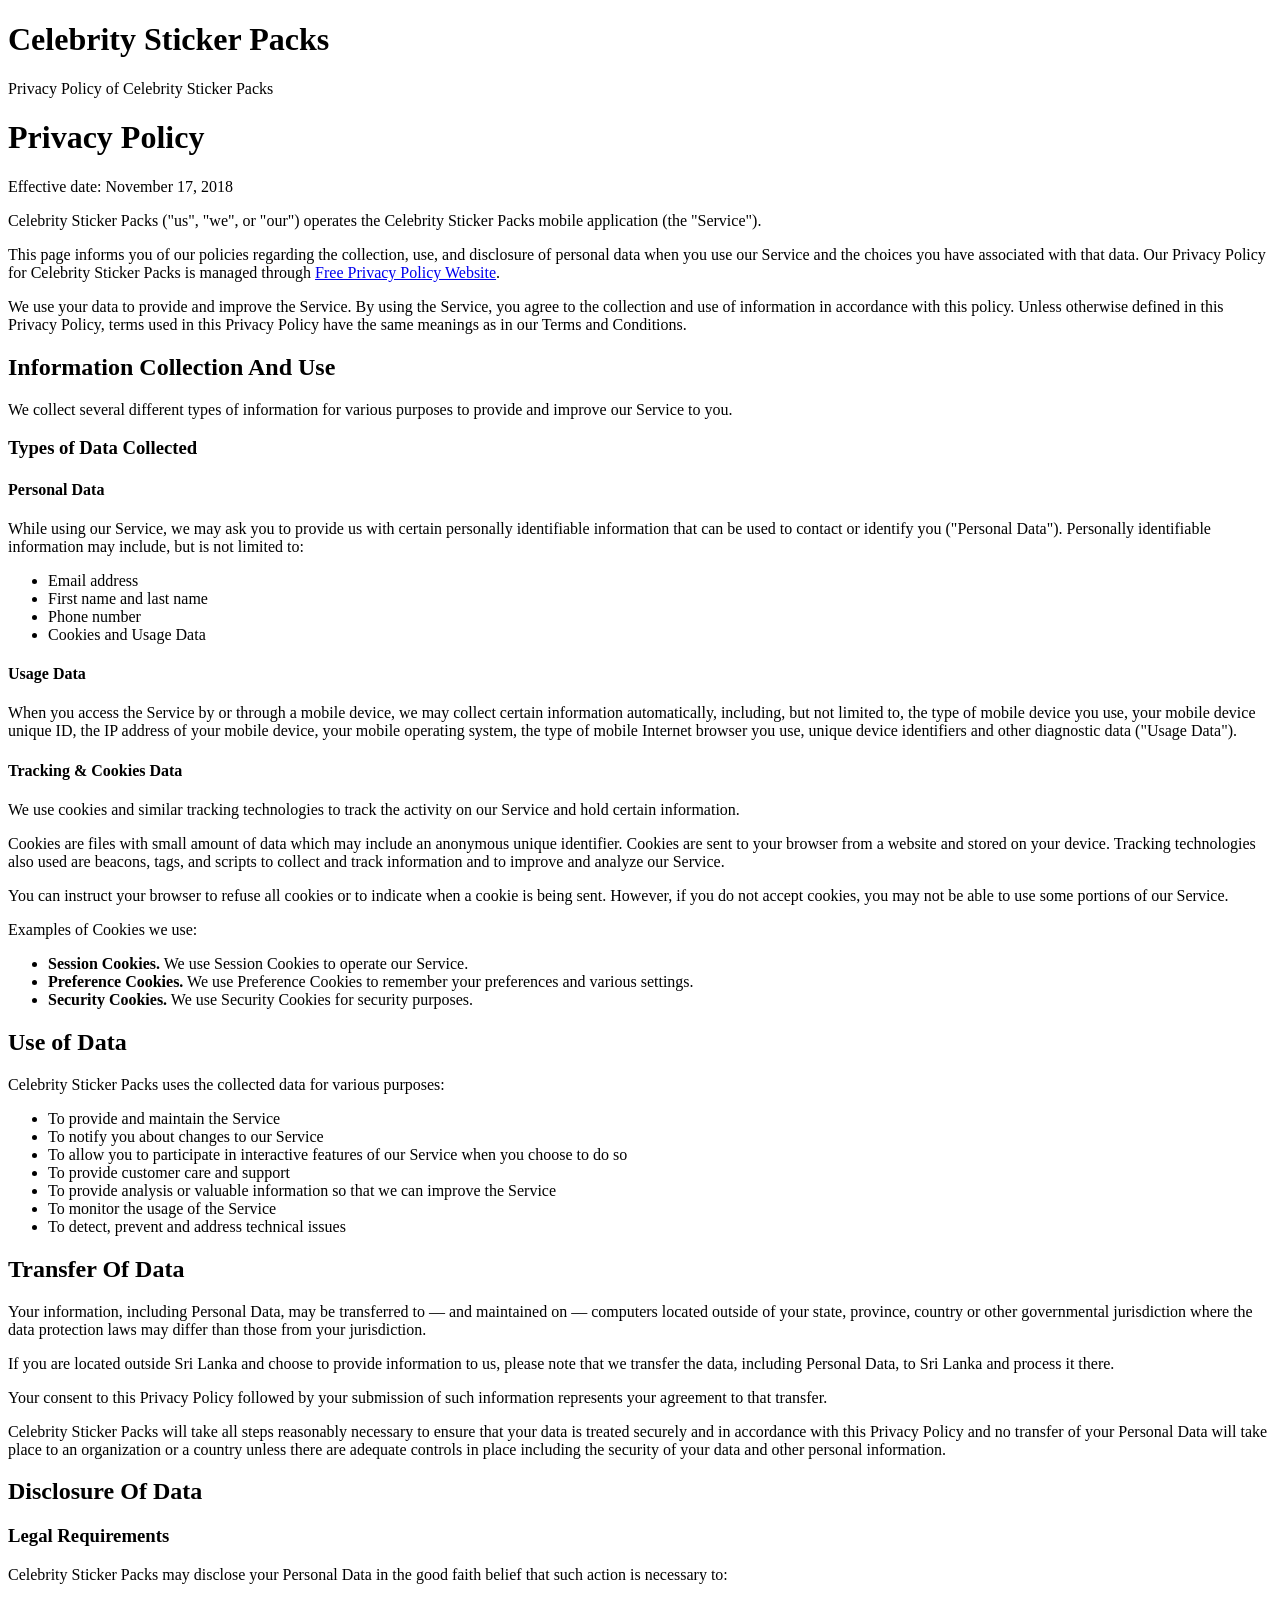
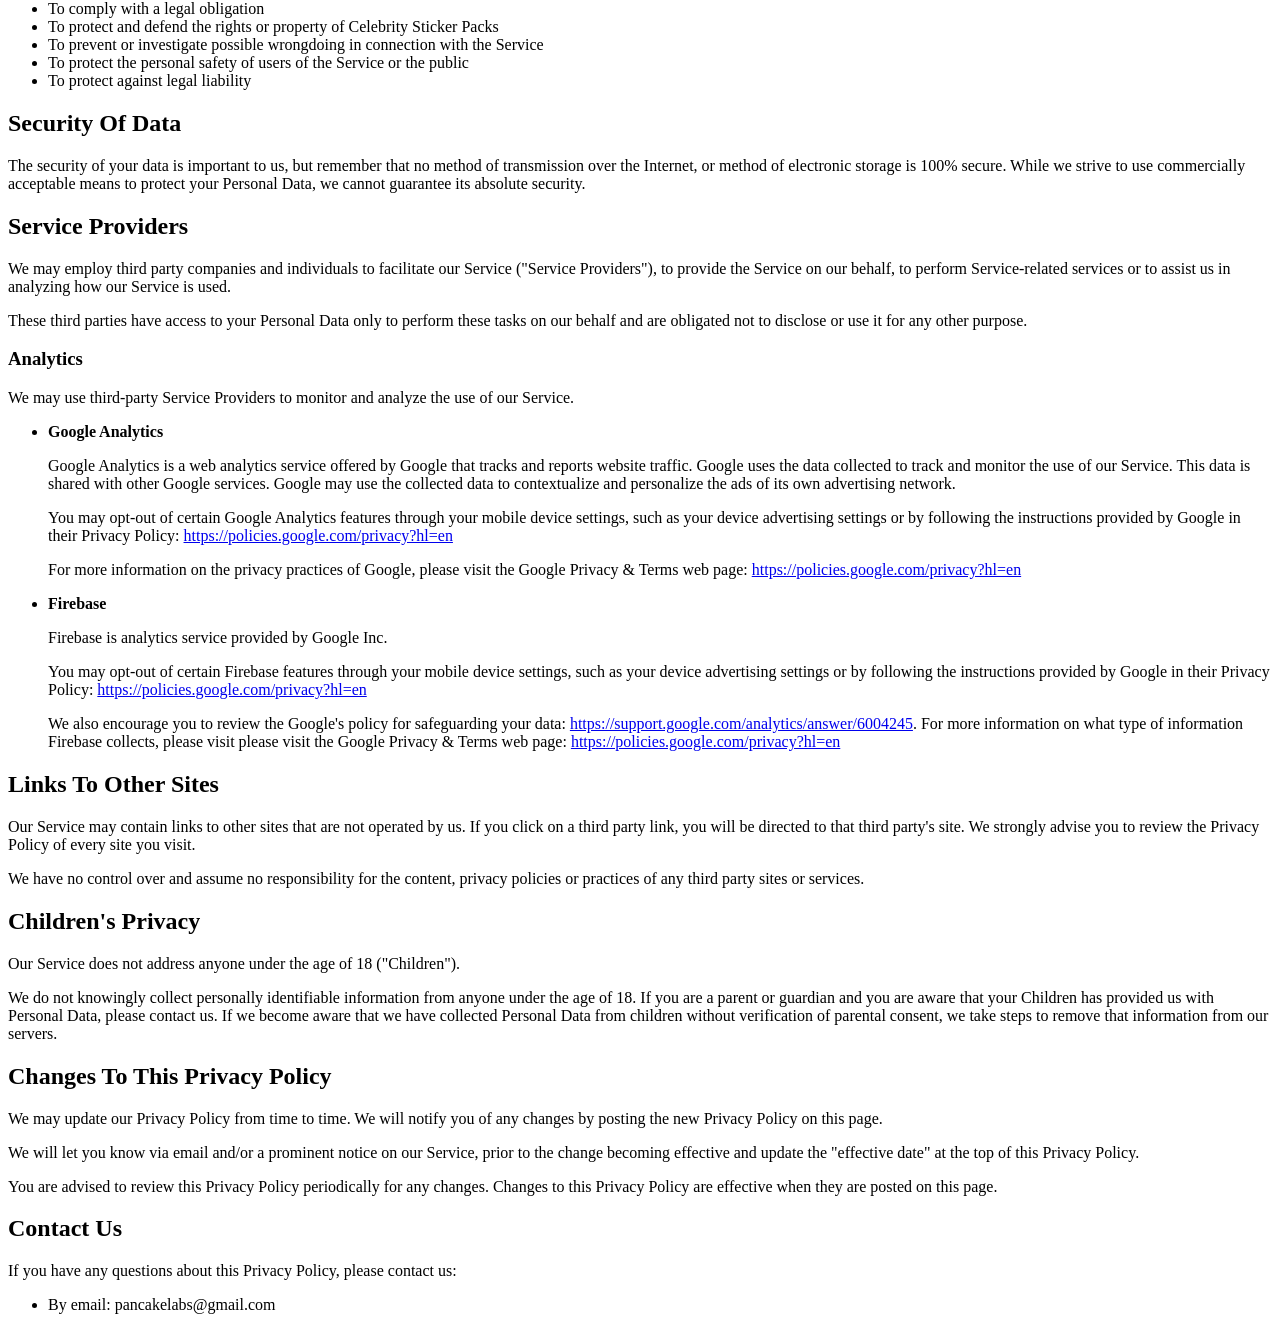
<file: privacypolicy.html>
<!doctype html>
<html>
<head>
<title>Privacy Policy of Celebrity Sticker Packs - FreePrivacyPolicy</title>

<meta charset="utf-8" />
<meta name="viewport" content="width=device-width, initial-scale=1.0" />
<link rel="apple-touch-icon" sizes="57x57" href="/apple-icon-57x57.png" />
<link rel="apple-touch-icon" sizes="60x60" href="/apple-icon-60x60.png" />
<link rel="apple-touch-icon" sizes="72x72" href="/apple-icon-72x72.png" />
<link rel="apple-touch-icon" sizes="76x76" href="/apple-icon-76x76.png" />
<link rel="apple-touch-icon" sizes="114x114" href="/apple-icon-114x114.png" />
<link rel="apple-touch-icon" sizes="120x120" href="/apple-icon-120x120.png" />
<link rel="apple-touch-icon" sizes="144x144" href="/apple-icon-144x144.png" />
<link rel="apple-touch-icon" sizes="152x152" href="/apple-icon-152x152.png" />
<link rel="apple-touch-icon" sizes="180x180" href="/apple-icon-180x180.png" />
<link rel="icon" type="image/png" sizes="192x192"  href="/android-icon-192x192.png" />
<link rel="icon" type="image/png" sizes="32x32" href="/favicon-32x32.png" />
<link rel="icon" type="image/png" sizes="96x96" href="/favicon-96x96.png" />
<link rel="icon" type="image/png" sizes="16x16" href="/favicon-16x16.png" />
<link rel="manifest" href="/manifest.json" />
<meta name="msapplication-TileColor" content="#ffffff" />
<meta name="msapplication-TileImage" content="/ms-icon-144x144.png" />
<meta name="theme-color" content="#ffffff" /><script async src="https://www.googletagmanager.com/gtag/js?id=UA-121573428-1"></script>
<script>
window.dataLayer = window.dataLayer || [];
function gtag(){dataLayer.push(arguments);}
gtag('js', new Date());
gtag('config', 'UA-121573428-1');
</script>

<meta name="robots" content="noindex" />

<link href="https://www.freeprivacypolicy.com/assets//css/view.min.css?v=1537640048" rel="stylesheet" type="text/css" />

</head>
<body class="view-pages">
<div id="wrap">

    
    <div class="header">
        <div class="container">
            <div class="row">
                <div class="col-md-12">
                    <h1>
                       Celebrity Sticker Packs 
                    </h1>
                    <p>
                        Privacy Policy of Celebrity Sticker Packs
                    </p>
                </div>
            </div>
        </div>
    </div>
    
    <div class="policy">
        <div class="container">
            <div class="row">
                <div class="col-md-12">
                    
                                                                        <div class="content">
                                <h1>Privacy Policy</h1>


<p>Effective date: November 17, 2018</p>


<p>Celebrity Sticker Packs ("us", "we", or "our") operates the Celebrity Sticker Packs mobile application (the "Service").</p>

<p>This page informs you of our policies regarding the collection, use, and disclosure of personal data when you use our Service and the choices you have associated with that data. Our Privacy Policy  for Celebrity Sticker Packs is managed through <a href="https://www.freeprivacypolicy.com/free-privacy-policy-generator.php">Free Privacy Policy Website</a>.</p>

<p>We use your data to provide and improve the Service. By using the Service, you agree to the collection and use of information in accordance with this policy. Unless otherwise defined in this Privacy Policy, terms used in this Privacy Policy have the same meanings as in our Terms and Conditions.</p>


<h2>Information Collection And Use</h2>

<p>We collect several different types of information for various purposes to provide and improve our Service to you.</p>

<h3>Types of Data Collected</h3>

<h4>Personal Data</h4>

<p>While using our Service, we may ask you to provide us with certain personally identifiable information that can be used to contact or identify you ("Personal Data"). Personally identifiable information may include, but is not limited to:</p>

<ul>
<li>Email address</li><li>First name and last name</li><li>Phone number</li><li>Cookies and Usage Data</li>
</ul>

<h4>Usage Data</h4>

<p>When you access the Service by or through a mobile device, we may collect certain information automatically, including, but not limited to, the type of mobile device you use, your mobile device unique ID, the IP address of your mobile device, your mobile operating system, the type of mobile Internet browser you use, unique device identifiers and other diagnostic data ("Usage Data").</p>

<h4>Tracking &amp; Cookies Data</h4>
<p>We use cookies and similar tracking technologies to track the activity on our Service and hold certain information.</p>
<p>Cookies are files with small amount of data which may include an anonymous unique identifier. Cookies are sent to your browser from a website and stored on your device. Tracking technologies also used are beacons, tags, and scripts to collect and track information and to improve and analyze our Service.</p>
<p>You can instruct your browser to refuse all cookies or to indicate when a cookie is being sent. However, if you do not accept cookies, you may not be able to use some portions of our Service.</p>
<p>Examples of Cookies we use:</p>
<ul>
    <li><strong>Session Cookies.</strong> We use Session Cookies to operate our Service.</li>
    <li><strong>Preference Cookies.</strong> We use Preference Cookies to remember your preferences and various settings.</li>
    <li><strong>Security Cookies.</strong> We use Security Cookies for security purposes.</li>
</ul>

<h2>Use of Data</h2>
    
<p>Celebrity Sticker Packs uses the collected data for various purposes:</p>    
<ul>
    <li>To provide and maintain the Service</li>
    <li>To notify you about changes to our Service</li>
    <li>To allow you to participate in interactive features of our Service when you choose to do so</li>
    <li>To provide customer care and support</li>
    <li>To provide analysis or valuable information so that we can improve the Service</li>
    <li>To monitor the usage of the Service</li>
    <li>To detect, prevent and address technical issues</li>
</ul>

<h2>Transfer Of Data</h2>
<p>Your information, including Personal Data, may be transferred to — and maintained on — computers located outside of your state, province, country or other governmental jurisdiction where the data protection laws may differ than those from your jurisdiction.</p>
<p>If you are located outside Sri Lanka and choose to provide information to us, please note that we transfer the data, including Personal Data, to Sri Lanka and process it there.</p>
<p>Your consent to this Privacy Policy followed by your submission of such information represents your agreement to that transfer.</p>
<p>Celebrity Sticker Packs will take all steps reasonably necessary to ensure that your data is treated securely and in accordance with this Privacy Policy and no transfer of your Personal Data will take place to an organization or a country unless there are adequate controls in place including the security of your data and other personal information.</p>

<h2>Disclosure Of Data</h2>

<h3>Legal Requirements</h3>
<p>Celebrity Sticker Packs may disclose your Personal Data in the good faith belief that such action is necessary to:</p>
<ul>
    <li>To comply with a legal obligation</li>
    <li>To protect and defend the rights or property of Celebrity Sticker Packs</li>
    <li>To prevent or investigate possible wrongdoing in connection with the Service</li>
    <li>To protect the personal safety of users of the Service or the public</li>
    <li>To protect against legal liability</li>
</ul>

<h2>Security Of Data</h2>
<p>The security of your data is important to us, but remember that no method of transmission over the Internet, or method of electronic storage is 100% secure. While we strive to use commercially acceptable means to protect your Personal Data, we cannot guarantee its absolute security.</p>

<h2>Service Providers</h2>
<p>We may employ third party companies and individuals to facilitate our Service ("Service Providers"), to provide the Service on our behalf, to perform Service-related services or to assist us in analyzing how our Service is used.</p>
<p>These third parties have access to your Personal Data only to perform these tasks on our behalf and are obligated not to disclose or use it for any other purpose.</p>

<h3>Analytics</h3>
<p>We may use third-party Service Providers to monitor and analyze the use of our Service.</p>    
<ul>
        <li>
        <p><strong>Google Analytics</strong></p>
        <p>Google Analytics is a web analytics service offered by Google that tracks and reports website traffic. Google uses the data collected to track and monitor the use of our Service. This data is shared with other Google services. Google may use the collected data to contextualize and personalize the ads of its own advertising network.</p>
                <p>You may opt-out of certain Google Analytics features through your mobile device settings, such as your device advertising settings or by following the instructions provided by Google in their Privacy Policy: <a href="https://policies.google.com/privacy?hl=en">https://policies.google.com/privacy?hl=en</a></p>        <p>For more information on the privacy practices of Google, please visit the Google Privacy &amp; Terms web page: <a href="https://policies.google.com/privacy?hl=en">https://policies.google.com/privacy?hl=en</a></p>
    </li>
            <li>
        <p><strong>Firebase</strong></p>
        <p>Firebase is analytics service provided by Google Inc.</p>
        <p>You may opt-out of certain Firebase features through your mobile device settings, such as your device advertising settings or by following the instructions provided by Google in their Privacy Policy: <a href="https://policies.google.com/privacy?hl=en">https://policies.google.com/privacy?hl=en</a></p>
        <p>We also encourage you to review the Google's policy for safeguarding your data: <a href="https://support.google.com/analytics/answer/6004245">https://support.google.com/analytics/answer/6004245</a>. For more information on what type of information Firebase collects, please visit please visit the Google Privacy &amp; Terms web page: <a href="https://policies.google.com/privacy?hl=en">https://policies.google.com/privacy?hl=en</a></p>
    </li>
                        </ul>


<h2>Links To Other Sites</h2>
<p>Our Service may contain links to other sites that are not operated by us. If you click on a third party link, you will be directed to that third party's site. We strongly advise you to review the Privacy Policy of every site you visit.</p>
<p>We have no control over and assume no responsibility for the content, privacy policies or practices of any third party sites or services.</p>


<h2>Children's Privacy</h2>
<p>Our Service does not address anyone under the age of 18 ("Children").</p>
<p>We do not knowingly collect personally identifiable information from anyone under the age of 18. If you are a parent or guardian and you are aware that your Children has provided us with Personal Data, please contact us. If we become aware that we have collected Personal Data from children without verification of parental consent, we take steps to remove that information from our servers.</p>


<h2>Changes To This Privacy Policy</h2>
<p>We may update our Privacy Policy from time to time. We will notify you of any changes by posting the new Privacy Policy on this page.</p>
<p>We will let you know via email and/or a prominent notice on our Service, prior to the change becoming effective and update the "effective date" at the top of this Privacy Policy.</p>
<p>You are advised to review this Privacy Policy periodically for any changes. Changes to this Privacy Policy are effective when they are posted on this page.</p>


<h2>Contact Us</h2>
<p>If you have any questions about this Privacy Policy, please contact us:</p>
<ul>
        <li>By email: pancakelabs@gmail.com</li>
          
        </ul>                            </div>
                                                                
                </div>
            </div>
        </div>
    </div>
    
        
</div>

<script type="text/javascript" src="https://www.freeprivacypolicy.com/assets//js/scripts.min.js?v=1530122691"></script>

</body>
</html>
</file>
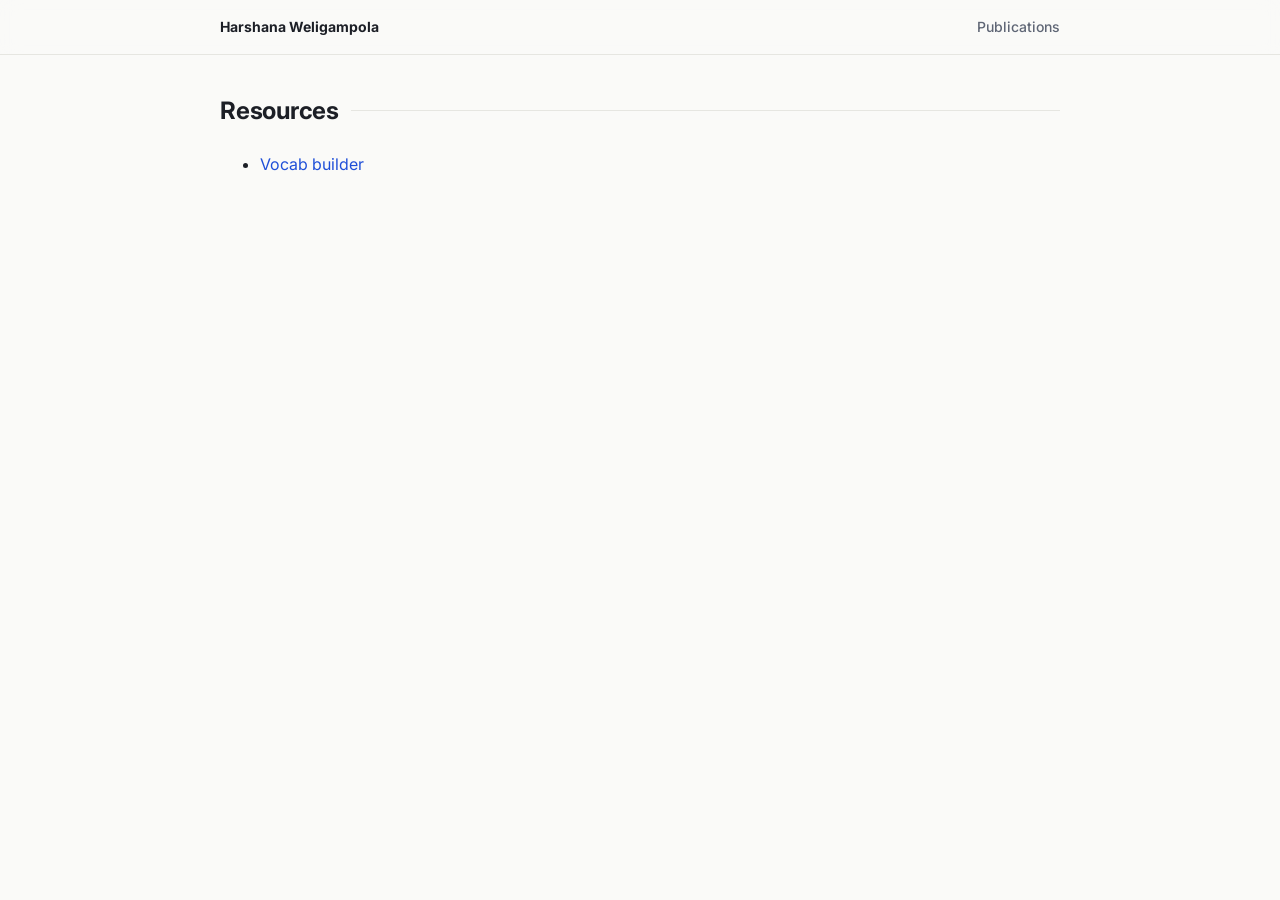
<file: resources.html>
<!DOCTYPE html>
<html lang="en">
<head>
  <meta charset="UTF-8">
  <meta name="viewport" content="width=device-width, initial-scale=1">
  <title>Resources · Harshana Weligampola</title>
  <meta name="author" content="Harshana Weligampola">
  <link rel="canonical" href="https://harshana95.github.io/resources.html">
  <link rel="icon" type="image/png" href="images/favicon.png">
  <link rel="preconnect" href="https://fonts.googleapis.com">
  <link rel="preconnect" href="https://fonts.gstatic.com" crossorigin>
  <link href="https://fonts.googleapis.com/css2?family=Inter:wght@400;500;600;700&amp;display=swap" rel="stylesheet">
  <link rel="stylesheet" href="site.css">
</head>
<body>
<nav><div class="wrap">
  <a class="brand" href="./">Harshana Weligampola</a>
  <a href="./#publications">Publications</a>
</div></nav>

<main class="wrap">
  <section>
    <h2>Resources</h2>
    <ul>
      <li><a href="resources/vocab.html">Vocab builder</a></li>
    </ul>
  </section>
</main>
</body>
</html>
</file>
<file: site.css>
:root{
  --bg:#fafaf8; --card:#ffffff; --text:#1c1f26; --muted:#5f6675; --line:#e6e6e1;
  --accent:#1f4fd8; --accent-soft:#e8eefc; --on-accent:#fff;
  --shadow:0 1px 2px rgba(20,24,40,.05),0 6px 24px rgba(20,24,40,.05);
}
@media (prefers-color-scheme:dark){
  :root{--bg:#0f1116;--card:#171a22;--text:#e8eaf0;--muted:#9aa1b2;--line:#262a35;--accent:#8fb0ff;--accent-soft:#1c2540;--on-accent:#0f1116;--shadow:none}
}
*{box-sizing:border-box}
html{scroll-behavior:smooth}
body{margin:0;background:var(--bg);color:var(--text);font:16px/1.65 'Inter',system-ui,-apple-system,'Segoe UI',sans-serif;-webkit-font-smoothing:antialiased}
a{color:var(--accent);text-decoration:none}
a:hover{text-decoration:underline}
.wrap{max-width:880px;margin:0 auto;padding:0 20px}

nav{position:sticky;top:0;z-index:10;background:color-mix(in srgb,var(--bg) 85%,transparent);backdrop-filter:blur(10px);border-bottom:1px solid var(--line)}
nav .wrap{display:flex;gap:22px;align-items:center;height:54px;font-size:14px;font-weight:500;overflow-x:auto;white-space:nowrap}
nav .brand{font-weight:700;color:var(--text);margin-right:auto}
nav a{color:var(--muted)}
nav a:hover{color:var(--text);text-decoration:none}

.hero{display:grid;grid-template-columns:1fr 220px;gap:40px;align-items:center;padding:64px 0 40px}
.hero h1{font-size:40px;line-height:1.15;margin:0 0 6px;letter-spacing:-.02em}
.role{color:var(--muted);margin:0 0 18px;font-size:17px}
.hero p{margin:0 0 12px}
.hero img{width:220px;height:220px;border-radius:50%;object-fit:cover;box-shadow:var(--shadow);border:4px solid var(--card)}
.badge{display:inline-block;background:var(--accent-soft);color:var(--accent);padding:4px 12px;border-radius:99px;font-size:13px;font-weight:600;margin-bottom:16px}
.badge:hover{text-decoration:none;filter:brightness(.95)}
.links{display:flex;flex-wrap:wrap;gap:8px;margin-top:20px}
.btn{display:inline-block;padding:7px 16px;border:1px solid var(--line);background:var(--card);border-radius:8px;font-size:14px;font-weight:500;color:var(--text)}
.btn:hover{border-color:var(--accent);color:var(--accent);text-decoration:none}
.btn.primary{background:var(--accent);border-color:var(--accent);color:var(--on-accent)}
.btn.primary:hover{color:var(--on-accent);opacity:.9}

section{padding:36px 0 8px;scroll-margin-top:60px}
h2{font-size:24px;letter-spacing:-.01em;margin:0 0 20px;display:flex;align-items:center;gap:12px}
h2::after{content:"";flex:1;height:1px;background:var(--line)}
h3.sub{font-size:13px;text-transform:uppercase;letter-spacing:.08em;color:var(--muted);margin:28px 0 14px}

.news{list-style:none;margin:0;padding:0}
.news li{display:grid;grid-template-columns:90px 1fr;gap:12px;padding:8px 0;border-bottom:1px dashed var(--line)}
.news li:last-child{border:0}
.news .d{color:var(--muted);font-size:14px;font-variant-numeric:tabular-nums;padding-top:1px}
.news .new{background:var(--accent);color:var(--on-accent);font-size:10px;font-weight:700;padding:1px 6px;border-radius:4px;margin-right:6px;vertical-align:1px}

.paper{display:grid;grid-template-columns:200px 1fr;gap:22px;background:var(--card);border:1px solid var(--line);border-radius:14px;padding:18px;margin-bottom:16px;box-shadow:var(--shadow);transition:transform .15s,border-color .15s}
.paper:hover{transform:translateY(-2px);border-color:var(--accent)}
.thumb{display:flex;align-items:center;justify-content:center;background:#fff;border-radius:8px;overflow:hidden;min-height:110px}
.thumb img{width:100%;height:auto;max-height:150px;object-fit:contain;display:block}
.thumb.empty{background:var(--accent-soft);color:var(--accent);font-weight:700;font-size:20px;letter-spacing:.04em;text-align:center;padding:10px}
.paper h4{font-size:17px;line-height:1.35;margin:0 0 6px}
.paper h4 a{color:var(--text)}
.paper h4 a:hover{color:var(--accent)}
.authors{font-size:14px;color:var(--muted)}
.authors b{color:var(--text)}
.venue{font-size:14px;margin:6px 0}
.venue em{font-style:normal;font-weight:600}
.tag{display:inline-block;font-size:11px;font-weight:700;letter-spacing:.03em;text-transform:uppercase;padding:2px 8px;border-radius:5px;background:var(--accent-soft);color:var(--accent);margin-left:6px;vertical-align:1px}
.desc{font-size:14.5px;margin:6px 0 10px}
.pl a{display:inline-block;font-size:13px;font-weight:500;border:1px solid var(--line);border-radius:6px;padding:1px 10px;margin:0 6px 4px 0;color:var(--text)}
.pl a:hover{border-color:var(--accent);color:var(--accent);text-decoration:none}

.tl{position:relative;padding-left:22px;border-left:2px solid var(--line);margin-left:6px}
.tl .item{position:relative;padding:0 0 22px}
.tl .item::before{content:"";position:absolute;left:-29px;top:7px;width:12px;height:12px;border-radius:50%;background:var(--bg);border:2px solid var(--accent)}
.tl .when{font-size:13px;color:var(--muted);font-weight:500}
.tl .what{font-weight:600}
.tl .where{color:var(--muted);font-weight:400}
.tl p{margin:2px 0 0;font-size:15px}

.teach{display:grid;grid-template-columns:repeat(auto-fit,minmax(260px,1fr));gap:16px}
.teach>div{display:flex;gap:16px;align-items:center;background:var(--card);border:1px solid var(--line);border-radius:14px;padding:16px}
.teach img{width:72px;height:72px;object-fit:contain;flex:none;background:#fff;border-radius:8px}
.teach ul{margin:4px 0 0;padding-left:18px;color:var(--muted);font-size:14px}

footer{margin-top:48px;padding:24px 0 40px;border-top:1px solid var(--line);color:var(--muted);font-size:13px;display:flex;justify-content:space-between;flex-wrap:wrap;gap:8px}

@media (prefers-color-scheme:dark){
  .thumb img,.teach img{filter:brightness(.9)}
}
@media (prefers-reduced-motion:reduce){
  html{scroll-behavior:auto}
  .paper{transition:none}
  .paper:hover{transform:none}
}

@media (max-width:680px){
  .hero{grid-template-columns:1fr;padding-top:36px}
  .hero img{order:-1;width:150px;height:150px}
  .hero h1{font-size:32px}
  .paper{grid-template-columns:1fr}
  .news li{grid-template-columns:1fr;gap:0}
}
</file>
